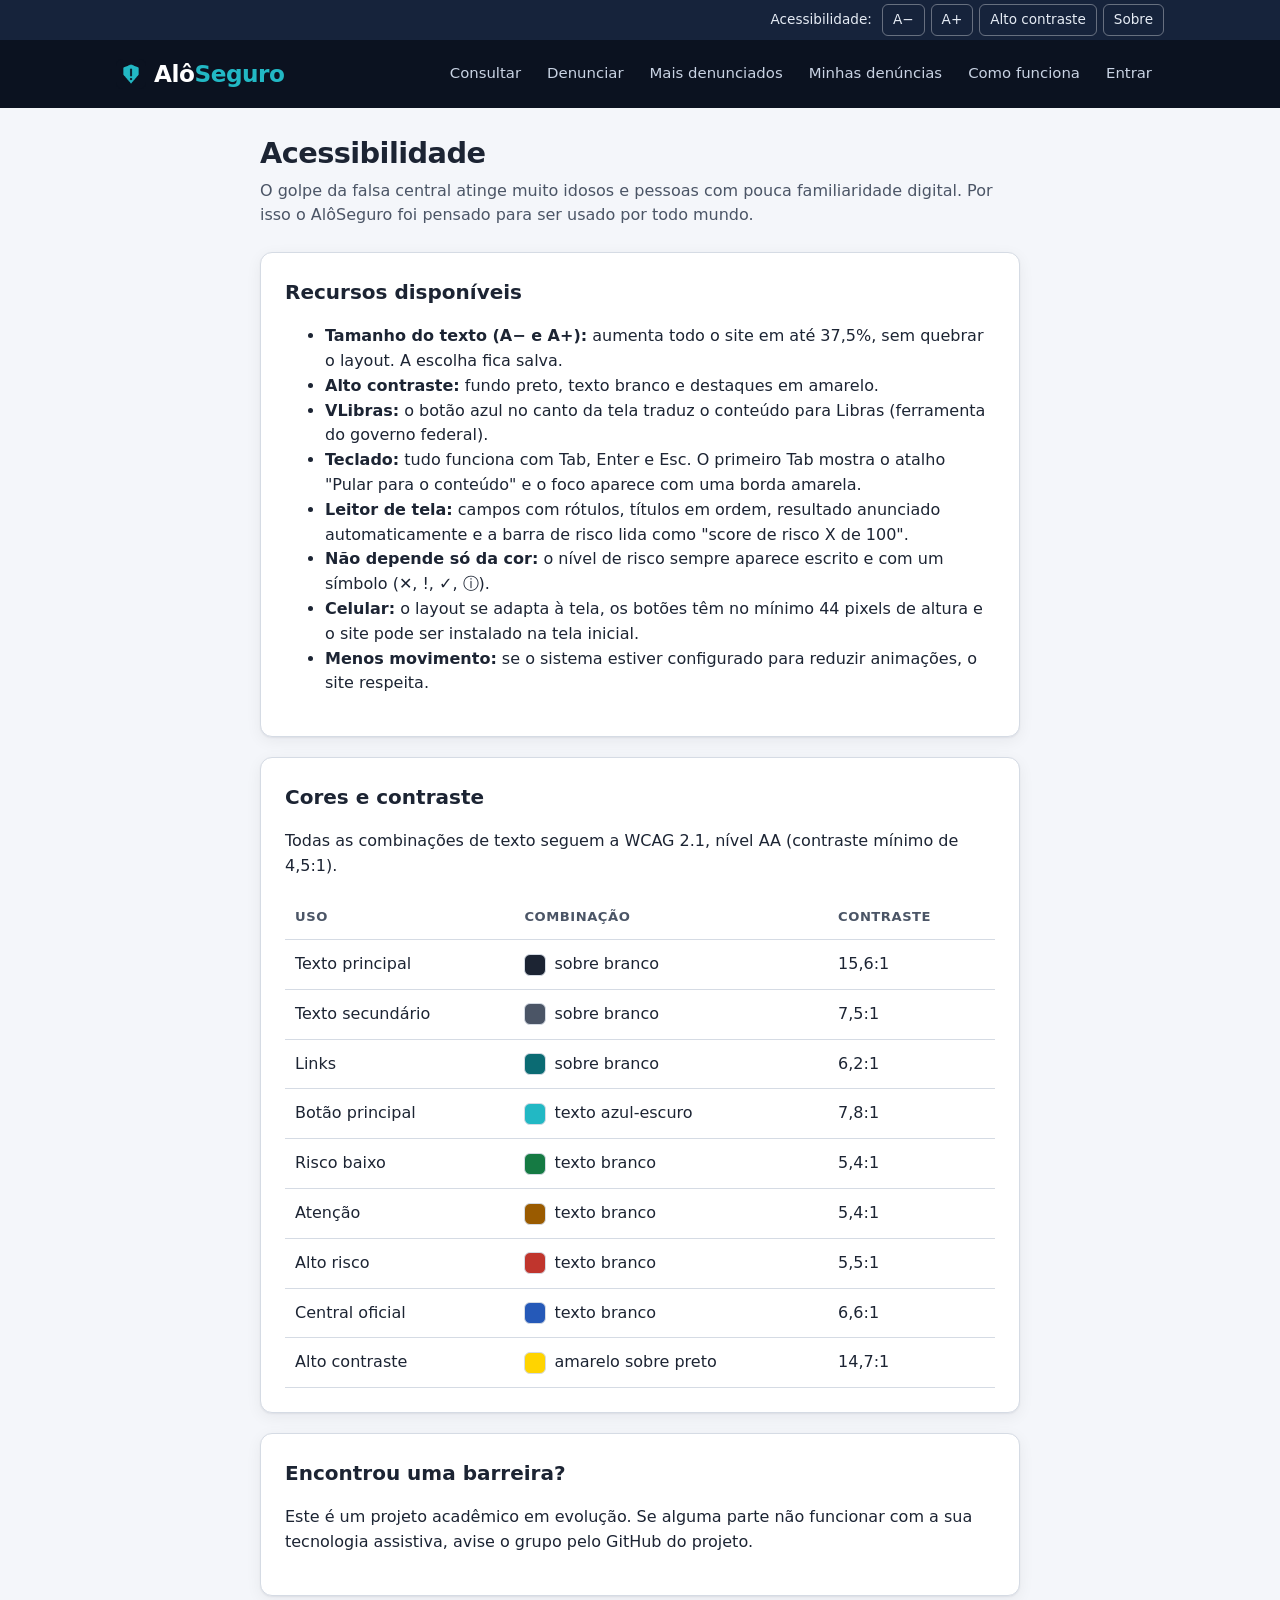
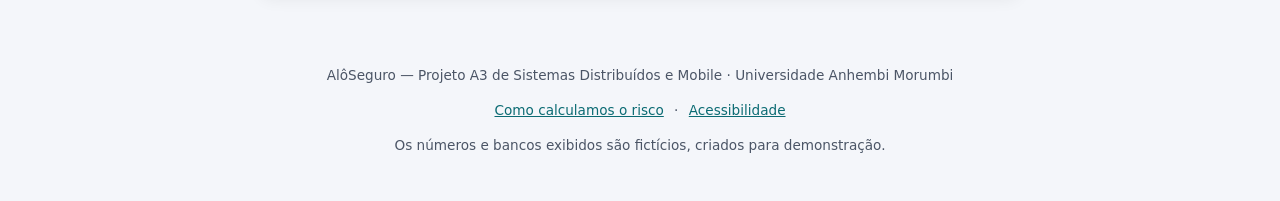
<file: backend/src/main/resources/static/acessibilidade.html>
<!doctype html>
<html lang="pt-BR">
<head>
    <meta charset="utf-8">
    <meta name="viewport" content="width=device-width, initial-scale=1">
    <meta name="theme-color" content="#0b1220">
    <title>AlôSeguro — Acessibilidade</title>
    <link rel="manifest" href="manifest.json">
    <link rel="icon" href="icones/icone-192.png">
    <link rel="stylesheet" href="css/estilo.css">
</head>
<body>
<header id="topo"></header>

<main id="conteudo" tabindex="-1">
    <div class="medio">
        <h1>Acessibilidade</h1>
        <p class="subtitulo">O golpe da falsa central atinge muito idosos e pessoas com pouca familiaridade digital.
            Por isso o AlôSeguro foi pensado para ser usado por todo mundo.</p>

        <section class="cartao" aria-labelledby="t-recursos">
            <h2 id="t-recursos">Recursos disponíveis</h2>
            <ul>
                <li><strong>Tamanho do texto (A− e A+):</strong> aumenta todo o site em até 37,5%, sem quebrar o layout. A escolha fica salva.</li>
                <li><strong>Alto contraste:</strong> fundo preto, texto branco e destaques em amarelo.</li>
                <li><strong>VLibras:</strong> o botão azul no canto da tela traduz o conteúdo para Libras (ferramenta do governo federal).</li>
                <li><strong>Teclado:</strong> tudo funciona com Tab, Enter e Esc. O primeiro Tab mostra o atalho "Pular para o conteúdo" e o foco aparece com uma borda amarela.</li>
                <li><strong>Leitor de tela:</strong> campos com rótulos, títulos em ordem, resultado anunciado automaticamente e a barra de risco lida como "score de risco X de 100".</li>
                <li><strong>Não depende só da cor:</strong> o nível de risco sempre aparece escrito e com um símbolo (✕, !, ✓, ⓘ).</li>
                <li><strong>Celular:</strong> o layout se adapta à tela, os botões têm no mínimo 44 pixels de altura e o site pode ser instalado na tela inicial.</li>
                <li><strong>Menos movimento:</strong> se o sistema estiver configurado para reduzir animações, o site respeita.</li>
            </ul>
        </section>

        <section class="cartao" aria-labelledby="t-cores">
            <h2 id="t-cores">Cores e contraste</h2>
            <p>Todas as combinações de texto seguem a WCAG 2.1, nível AA (contraste mínimo de 4,5:1).</p>
            <div class="tabela-rolagem">
                <table class="tabela">
                    <caption class="sr-only">Contraste das cores principais</caption>
                    <thead><tr><th scope="col">Uso</th><th scope="col">Combinação</th><th scope="col">Contraste</th></tr></thead>
                    <tbody>
                    <tr><td>Texto principal</td><td><span class="amostra-cor" style="background:#1c2433"></span>sobre branco</td><td>15,6:1</td></tr>
                    <tr><td>Texto secundário</td><td><span class="amostra-cor" style="background:#4b5566"></span>sobre branco</td><td>7,5:1</td></tr>
                    <tr><td>Links</td><td><span class="amostra-cor" style="background:#0b6b73"></span>sobre branco</td><td>6,2:1</td></tr>
                    <tr><td>Botão principal</td><td><span class="amostra-cor" style="background:#22b8c4"></span>texto azul-escuro</td><td>7,8:1</td></tr>
                    <tr><td>Risco baixo</td><td><span class="amostra-cor" style="background:#157a43"></span>texto branco</td><td>5,4:1</td></tr>
                    <tr><td>Atenção</td><td><span class="amostra-cor" style="background:#9a5b00"></span>texto branco</td><td>5,4:1</td></tr>
                    <tr><td>Alto risco</td><td><span class="amostra-cor" style="background:#c0352d"></span>texto branco</td><td>5,5:1</td></tr>
                    <tr><td>Central oficial</td><td><span class="amostra-cor" style="background:#2559b8"></span>texto branco</td><td>6,6:1</td></tr>
                    <tr><td>Alto contraste</td><td><span class="amostra-cor" style="background:#ffd400"></span>amarelo sobre preto</td><td>14,7:1</td></tr>
                    </tbody>
                </table>
            </div>
        </section>

        <section class="cartao" aria-labelledby="t-problema">
            <h2 id="t-problema">Encontrou uma barreira?</h2>
            <p>Este é um projeto acadêmico em evolução. Se alguma parte não funcionar com a sua tecnologia assistiva,
                avise o grupo pelo GitHub do projeto.</p>
        </section>
    </div>
</main>

<footer id="rodape"></footer>
<script src="js/app.js"></script>
</body>
</html>
</file>
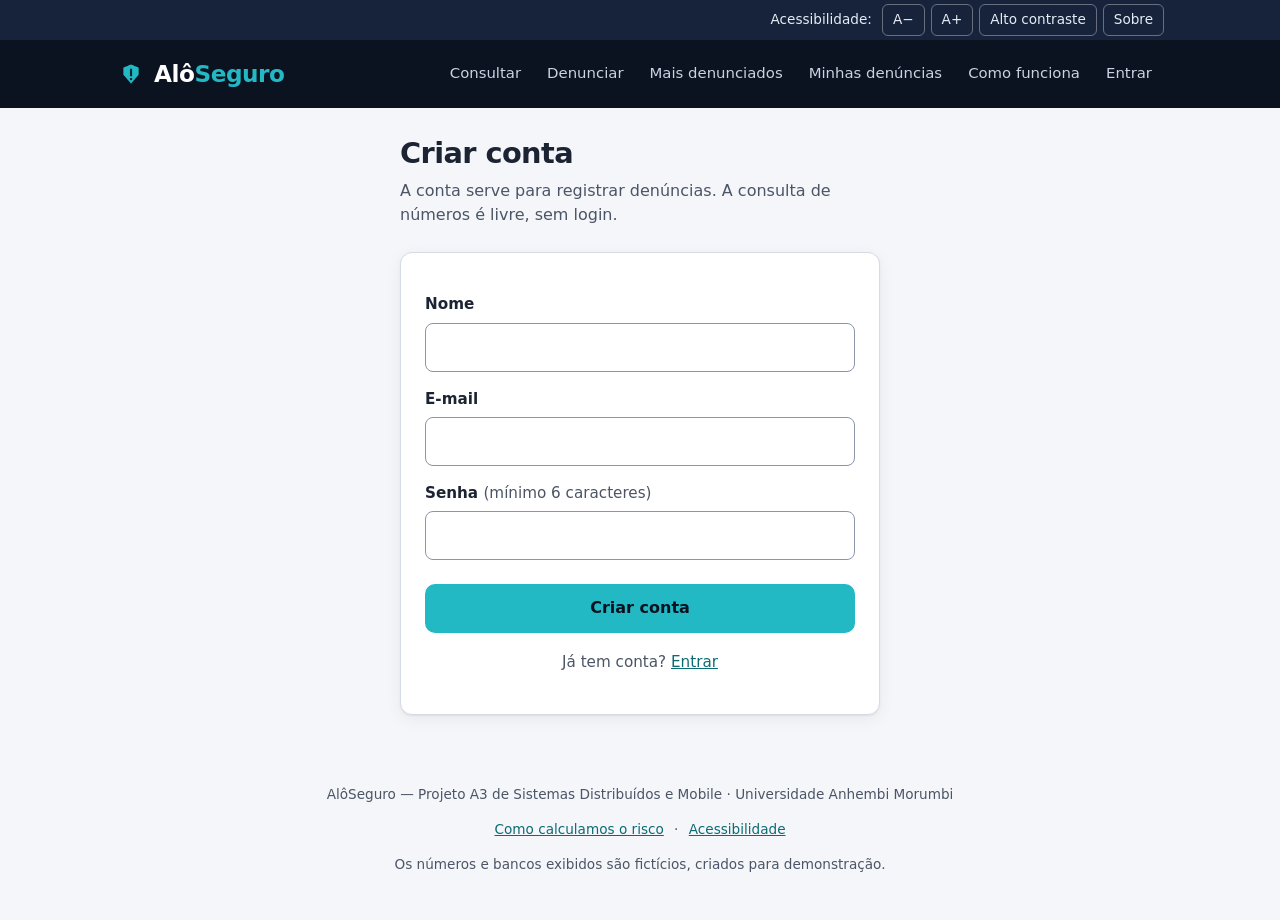
<file: backend/src/main/resources/static/cadastro.html>
<!doctype html>
<html lang="pt-BR">
<head>
    <meta charset="utf-8">
    <meta name="viewport" content="width=device-width, initial-scale=1">
    <title>AlôSeguro — Criar conta</title>
    <meta name="theme-color" content="#0b1220">
    <link rel="manifest" href="manifest.json">
    <link rel="icon" href="icones/icone-192.png">
    <link rel="stylesheet" href="css/estilo.css">
</head>
<body>
<header id="topo"></header>

<main id="conteudo" tabindex="-1">
    <div class="estreito">
        <h1>Criar conta</h1>
        <p class="subtitulo">A conta serve para registrar denúncias. A consulta de números é livre, sem login.</p>

        <form class="cartao" id="form-cadastro" novalidate>
            <label for="nome">Nome</label>
            <input id="nome" autocomplete="name" maxlength="100" required>

            <label for="email">E-mail</label>
            <input id="email" type="email" autocomplete="email" maxlength="150" required>

            <label for="senha">Senha <span class="opcional">(mínimo 6 caracteres)</span></label>
            <input id="senha" type="password" autocomplete="new-password" minlength="6" maxlength="72" required>

            <div id="aviso" class="aviso" hidden></div>

            <button class="botao largo" type="submit" id="botao">Criar conta</button>

            <p class="rodape-form">Já tem conta? <a href="entrar.html">Entrar</a></p>
        </form>
    </div>
</main>

<footer id="rodape"></footer>

<script src="js/app.js"></script>
<script>
    document.getElementById('form-cadastro').addEventListener('submit', async evento => {
        evento.preventDefault();
        const aviso = document.getElementById('aviso');
        const botao = document.getElementById('botao');
        aviso.hidden = true;
        botao.disabled = true;

        try {
            const resposta = await chamarApi('/auth/cadastro', {
                method: 'POST',
                body: JSON.stringify({
                    nome: document.getElementById('nome').value,
                    email: document.getElementById('email').value,
                    senha: document.getElementById('senha').value
                })
            });
            Sessao.salvar(resposta);
            location.href = parametro('voltar') || 'index.html';
        } catch (erro) {
            mostrarErro(aviso, erro);
            botao.disabled = false;
        }
    });
</script>
</body>
</html>
</file>
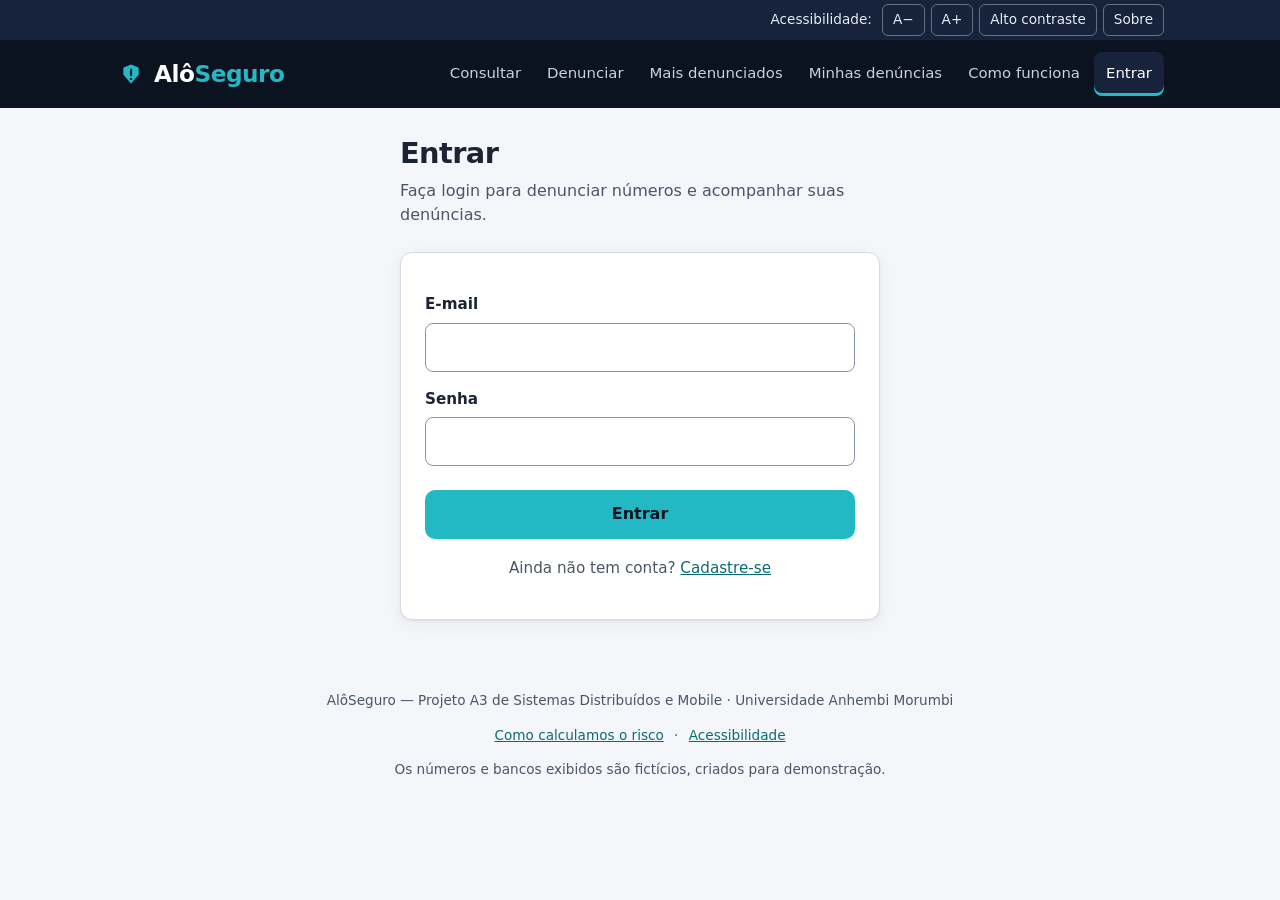
<file: backend/src/main/resources/static/denunciar.html>
<!doctype html>
<html lang="pt-BR">
<head>
    <meta charset="utf-8">
    <meta name="viewport" content="width=device-width, initial-scale=1">
    <meta name="theme-color" content="#0b1220">
    <title>AlôSeguro — Denunciar número</title>
    <link rel="manifest" href="manifest.json">
    <link rel="icon" href="icones/icone-192.png">
    <link rel="stylesheet" href="css/estilo.css">
</head>
<body>
<header id="topo"></header>

<main id="conteudo" tabindex="-1">
    <div class="medio">
        <h1>Denunciar um número</h1>
        <p class="subtitulo">Sua denúncia ajuda a próxima pessoa que receber uma ligação deste número.</p>

        <form class="cartao" id="form-denuncia" novalidate>
            <label for="numero">Número que ligou</label>
            <input id="numero" type="tel" inputmode="tel" placeholder="(11) 99999-9999" required aria-required="true">

            <label for="banco">Banco que o golpista disse ser <span class="opcional">(opcional)</span></label>
            <input id="banco" maxlength="100" placeholder="Ex.: Banco Aurora">

            <label for="tipo">O que pediram durante a ligação?</label>
            <select id="tipo" required aria-required="true">
                <option value="">Selecione...</option>
                <option value="PEDIU_SENHA">Pediu senha ou token</option>
                <option value="PEDIU_CODIGO">Pediu código recebido por SMS</option>
                <option value="PEDIU_TRANSFERENCIA">Pediu Pix ou transferência</option>
                <option value="PEDIU_APLICATIVO">Pediu para instalar um aplicativo</option>
                <option value="PEDIU_CARTAO">Pediu para entregar o cartão</option>
                <option value="OUTRO">Outro</option>
            </select>

            <label for="quando">Quando foi a ligação? <span class="opcional">(opcional)</span></label>
            <input id="quando" type="datetime-local">

            <label for="descricao">Conte o que aconteceu <span class="opcional">(opcional)</span></label>
            <textarea id="descricao" maxlength="500" aria-describedby="ajuda-descricao"
                      placeholder="Ex.: disse que minha conta foi invadida e transferiu para o setor de segurança..."></textarea>
            <span class="ajuda" id="ajuda-descricao">Até 500 caracteres. Uma inteligência artificial lê o relato e identifica
                o que o golpista pediu. Não escreva seus dados pessoais.</span>

            <div id="aviso" class="aviso" hidden></div>

            <button class="botao largo" type="submit" id="botao">Enviar denúncia</button>
        </form>

        <section class="cartao" id="confirmacao" hidden tabindex="-1" aria-labelledby="t-confirmacao">
            <h2 id="t-confirmacao">Denúncia registrada. Obrigado!</h2>
            <p id="c-texto"></p>
            <ul class="etiquetas" id="c-tags"></ul>
            <p class="origem" id="c-origem"></p>
            <div class="acoes-resultado">
                <a class="botao" id="c-ver" href="index.html">Ver o resultado atualizado</a>
                <a class="botao leve" href="minhas.html">Minhas denúncias</a>
            </div>
        </section>
    </div>
</main>

<footer id="rodape"></footer>

<script src="js/app.js"></script>
<script>
    if (exigirLogin()) {
        const numeroInicial = parametro('numero');
        if (numeroInicial) document.getElementById('numero').value = numeroInicial;

        // Não permite escolher data no futuro
        const agora = new Date();
        agora.setMinutes(agora.getMinutes() - agora.getTimezoneOffset());
        document.getElementById('quando').max = agora.toISOString().slice(0, 16);

        document.getElementById('form-denuncia').addEventListener('submit', async evento => {
            evento.preventDefault();
            const aviso = document.getElementById('aviso');
            const botao = document.getElementById('botao');
            const campoNumero = document.getElementById('numero');
            const campoTipo = document.getElementById('tipo');
            aviso.hidden = true;
            [campoNumero, campoTipo].forEach(c => c.removeAttribute('aria-invalid'));

            if (!campoNumero.value.trim()) {
                campoNumero.setAttribute('aria-invalid', 'true');
                mostrarErro(aviso, new Error('Informe o número que ligou.'));
                campoNumero.focus();
                return;
            }
            if (!campoTipo.value) {
                campoTipo.setAttribute('aria-invalid', 'true');
                mostrarErro(aviso, new Error('Selecione o que pediram durante a ligação.'));
                campoTipo.focus();
                return;
            }

            botao.disabled = true;
            botao.textContent = 'Enviando e analisando o relato...';
            try {
                const quando = document.getElementById('quando').value;
                const r = await chamarApi('/denuncias', {
                    method: 'POST',
                    protegida: true,
                    body: JSON.stringify({
                        numero: campoNumero.value,
                        bancoAlegado: document.getElementById('banco').value,
                        tipoAbordagem: campoTipo.value,
                        descricao: document.getElementById('descricao').value,
                        dataHoraLigacao: quando || null
                    })
                });
                document.getElementById('form-denuncia').hidden = true;
                document.getElementById('c-texto').textContent =
                    `Registramos a denúncia do número ${r.numeroFormatado}. Tópicos identificados no relato:`;
                document.getElementById('c-tags').innerHTML =
                    r.tags.map(t => `<li class="etiqueta">${escapar(t.descricao)}</li>`).join('');
                document.getElementById('c-origem').textContent = r.tagsOrigem === 'IA'
                    ? 'Classificado por inteligência artificial.'
                    : 'Classificado por palavras-chave (a IA não estava disponível no momento).';
                document.getElementById('c-ver').href = 'index.html?numero=' + r.numero;
                const confirmacao = document.getElementById('confirmacao');
                confirmacao.hidden = false;
                confirmacao.focus();
            } catch (erro) {
                mostrarErro(aviso, erro);
            } finally {
                botao.disabled = false;
                botao.textContent = 'Enviar denúncia';
            }
        });
    }
</script>
</body>
</html>
</file>
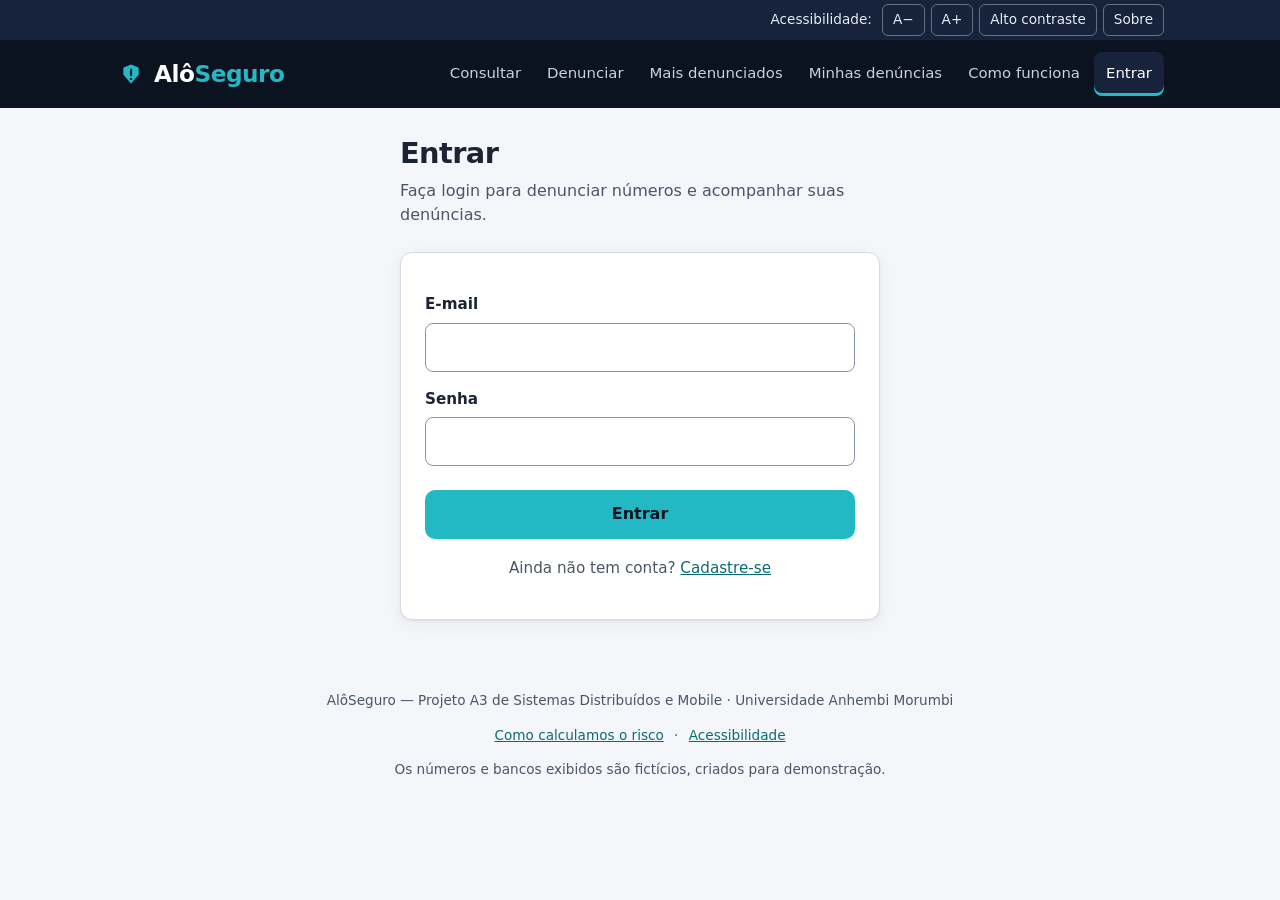
<file: backend/src/main/resources/static/entrar.html>
<!doctype html>
<html lang="pt-BR">
<head>
    <meta charset="utf-8">
    <meta name="viewport" content="width=device-width, initial-scale=1">
    <title>AlôSeguro — Entrar</title>
    <meta name="theme-color" content="#0b1220">
    <link rel="manifest" href="manifest.json">
    <link rel="icon" href="icones/icone-192.png">
    <link rel="stylesheet" href="css/estilo.css">
</head>
<body>
<header id="topo"></header>

<main id="conteudo" tabindex="-1">
    <div class="estreito">
        <h1>Entrar</h1>
        <p class="subtitulo">Faça login para denunciar números e acompanhar suas denúncias.</p>

        <form class="cartao" id="form-login" novalidate>
            <label for="email">E-mail</label>
            <input id="email" type="email" autocomplete="email" required>

            <label for="senha">Senha</label>
            <input id="senha" type="password" autocomplete="current-password" required>

            <div id="aviso" class="aviso" hidden></div>

            <button class="botao largo" type="submit" id="botao">Entrar</button>

            <p class="rodape-form">Ainda não tem conta? <a href="cadastro.html" id="link-cadastro">Cadastre-se</a></p>
        </form>
    </div>
</main>

<footer id="rodape"></footer>

<script src="js/app.js"></script>
<script>
    const voltar = parametro('voltar') || 'index.html';
    document.getElementById('link-cadastro').href = 'cadastro.html?voltar=' + encodeURIComponent(voltar);

    document.getElementById('form-login').addEventListener('submit', async evento => {
        evento.preventDefault();
        const aviso = document.getElementById('aviso');
        const botao = document.getElementById('botao');
        aviso.hidden = true;
        botao.disabled = true;

        try {
            const resposta = await chamarApi('/auth/login', {
                method: 'POST',
                body: JSON.stringify({
                    email: document.getElementById('email').value,
                    senha: document.getElementById('senha').value
                })
            });
            Sessao.salvar(resposta);
            location.href = voltar;
        } catch (erro) {
            mostrarErro(aviso, erro);
            botao.disabled = false;
        }
    });
</script>
</body>
</html>
</file>
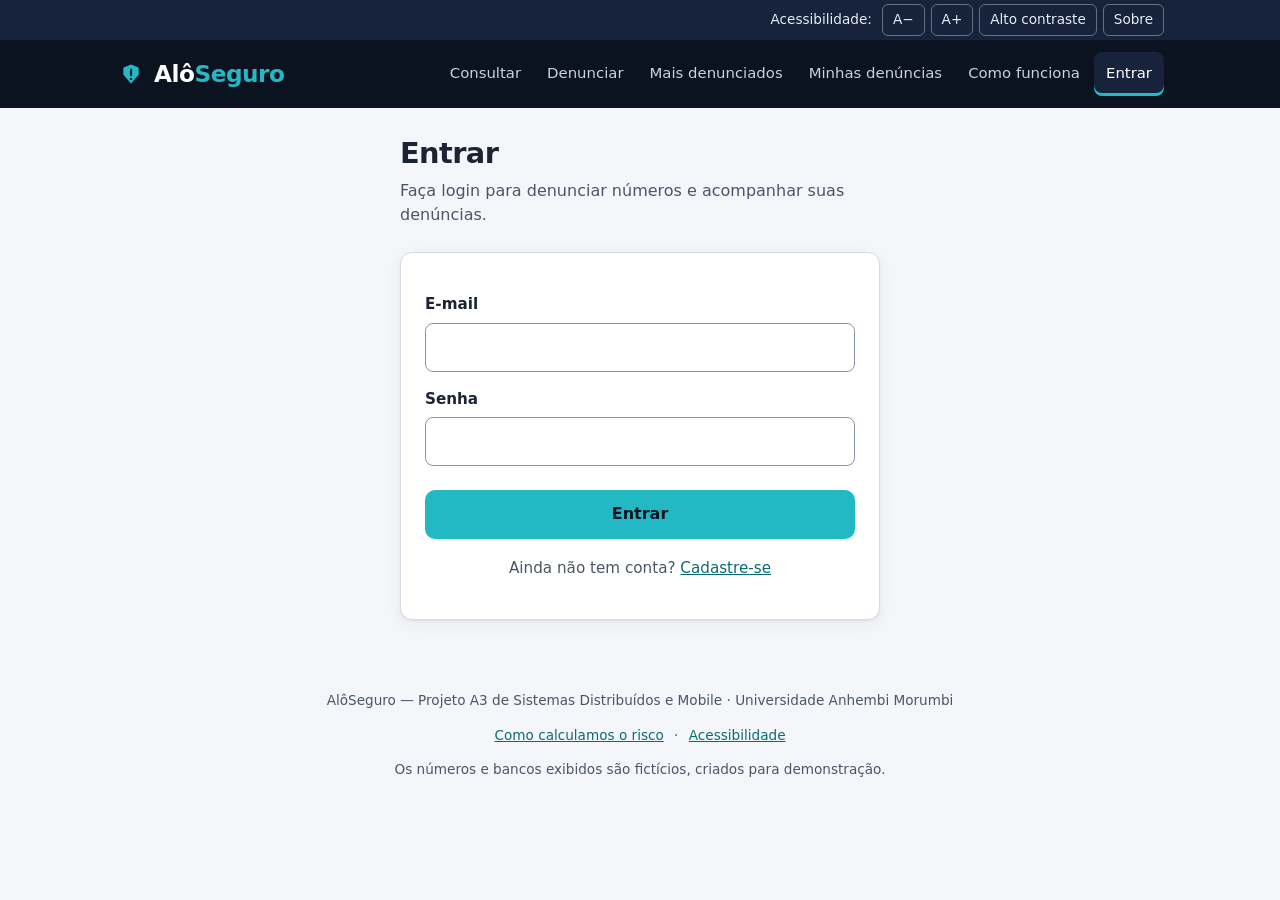
<file: backend/src/main/resources/static/minhas.html>
<!doctype html>
<html lang="pt-BR">
<head>
    <meta charset="utf-8">
    <meta name="viewport" content="width=device-width, initial-scale=1">
    <meta name="theme-color" content="#0b1220">
    <title>AlôSeguro — Minhas denúncias</title>
    <link rel="manifest" href="manifest.json">
    <link rel="icon" href="icones/icone-192.png">
    <link rel="stylesheet" href="css/estilo.css">
</head>
<body>
<header id="topo"></header>

<main id="conteudo" tabindex="-1">
    <div class="medio">
        <h1>Minhas denúncias</h1>
        <p class="subtitulo">Você pode corrigir ou excluir as denúncias que fez.</p>

        <div id="aviso" class="aviso" hidden></div>

        <section class="cartao" aria-labelledby="t-lista">
            <h2 id="t-lista" class="sr-only">Lista de denúncias</h2>
            <ul class="lista-denuncias" id="lista"><li class="vazio">Carregando...</li></ul>
        </section>

        <section class="cartao" aria-labelledby="t-conta">
            <h2 id="t-conta">Minha conta</h2>
            <p id="conta-info" class="ajuda"></p>
            <form id="form-nome">
                <label for="nome">Nome</label>
                <input id="nome" maxlength="100" required>
                <div class="acoes-resultado">
                    <button class="botao secundario" type="submit">Salvar nome</button>
                    <button class="botao perigo" type="button" id="excluir-conta">Excluir minha conta</button>
                </div>
            </form>
        </section>
    </div>
</main>

<!-- Janela de edição -->
<dialog id="dialogo-editar" aria-labelledby="t-editar">
    <form id="form-editar" method="dialog">
        <h2 id="t-editar">Editar denúncia</h2>
        <p id="e-numero" class="ajuda"></p>

        <label for="e-banco">Banco que o golpista disse ser <span class="opcional">(opcional)</span></label>
        <input id="e-banco" maxlength="100">

        <label for="e-tipo">O que pediram durante a ligação?</label>
        <select id="e-tipo" required>
            <option value="PEDIU_SENHA">Pediu senha ou token</option>
            <option value="PEDIU_CODIGO">Pediu código recebido por SMS</option>
            <option value="PEDIU_TRANSFERENCIA">Pediu Pix ou transferência</option>
            <option value="PEDIU_APLICATIVO">Pediu para instalar um aplicativo</option>
            <option value="PEDIU_CARTAO">Pediu para entregar o cartão</option>
            <option value="OUTRO">Outro</option>
        </select>

        <label for="e-descricao">O que aconteceu <span class="opcional">(opcional)</span></label>
        <textarea id="e-descricao" maxlength="500"></textarea>

        <div id="e-aviso" class="aviso" hidden></div>
        <div class="acoes">
            <button class="botao leve" type="button" id="e-cancelar">Cancelar</button>
            <button class="botao" type="submit" id="e-salvar">Salvar alterações</button>
        </div>
    </form>
</dialog>

<!-- Janela de confirmação -->
<dialog id="dialogo-confirmar" aria-labelledby="t-confirmar" aria-describedby="c-mensagem">
    <h2 id="t-confirmar">Tem certeza?</h2>
    <p id="c-mensagem"></p>
    <div class="acoes">
        <button class="botao leve" type="button" id="c-nao">Cancelar</button>
        <button class="botao perigo" type="button" id="c-sim">Excluir</button>
    </div>
</dialog>

<footer id="rodape"></footer>

<script src="js/app.js"></script>
<script>
    const aviso = document.getElementById('aviso');
    let denuncias = [];

    if (exigirLogin()) {
        carregar();
        carregarConta();
    }

    async function carregar() {
        const lista = document.getElementById('lista');
        try {
            denuncias = await chamarApi('/denuncias/minhas', { protegida: true });
            if (denuncias.length === 0) {
                lista.innerHTML = '<li class="vazio">Você ainda não fez nenhuma denúncia. '
                    + '<a href="denunciar.html">Denunciar um número</a></li>';
                return;
            }
            lista.innerHTML = denuncias.map(d => `
                <li>
                    <div class="linha1">
                        <a class="num" href="index.html?numero=${escapar(d.numero)}">${escapar(d.numeroFormatado)}</a>
                        <span class="data">Registrada em ${formatarDataHora(d.registradaEm)}</span>
                    </div>
                    ${d.descricao ? `<p>${escapar(d.descricao)}</p>` : ''}
                    <ul class="etiquetas">${d.tags.map(t => `<li class="etiqueta">${escapar(t.descricao)}</li>`).join('')}</ul>
                    <span class="origem">${d.tagsOrigem === 'IA' ? 'Tópicos identificados por IA' : 'Tópicos identificados por palavras-chave'}</span>
                    <div class="acoes">
                        <button class="botao leve" type="button" data-editar="${d.id}">Editar <span class="sr-only">denúncia de ${escapar(d.numeroFormatado)}</span></button>
                        <button class="botao leve" type="button" data-excluir="${d.id}">Excluir <span class="sr-only">denúncia de ${escapar(d.numeroFormatado)}</span></button>
                    </div>
                </li>`).join('');
            lista.querySelectorAll('[data-editar]').forEach(b => b.addEventListener('click', () => abrirEdicao(Number(b.dataset.editar))));
            lista.querySelectorAll('[data-excluir]').forEach(b => b.addEventListener('click', () => confirmarExclusao(Number(b.dataset.excluir))));
        } catch (erro) {
            lista.innerHTML = '';
            mostrarErro(aviso, erro);
        }
    }

    // ---------------- editar
    const dialogoEditar = document.getElementById('dialogo-editar');
    let editando = null;

    function abrirEdicao(id) {
        const d = denuncias.find(x => x.id === id);
        editando = id;
        document.getElementById('e-numero').textContent = 'Número: ' + d.numeroFormatado;
        document.getElementById('e-banco').value = d.bancoAlegado || '';
        document.getElementById('e-tipo').value = d.tipoAbordagem;
        document.getElementById('e-descricao').value = d.descricao || '';
        document.getElementById('e-aviso').hidden = true;
        dialogoEditar.showModal();
    }

    document.getElementById('e-cancelar').addEventListener('click', () => dialogoEditar.close());
    document.getElementById('form-editar').addEventListener('submit', async evento => {
        evento.preventDefault();
        const d = denuncias.find(x => x.id === editando);
        try {
            await chamarApi('/denuncias/' + editando, {
                method: 'PUT',
                protegida: true,
                body: JSON.stringify({
                    bancoAlegado: document.getElementById('e-banco').value,
                    tipoAbordagem: document.getElementById('e-tipo').value,
                    descricao: document.getElementById('e-descricao').value,
                    dataHoraLigacao: d.dataHoraLigacao
                })
            });
            dialogoEditar.close();
            mostrarSucesso(aviso, 'Denúncia atualizada. O relato foi analisado de novo.');
            carregar();
        } catch (erro) {
            mostrarErro(document.getElementById('e-aviso'), erro);
        }
    });

    // ---------------- excluir (denúncia ou conta)
    const dialogoConfirmar = document.getElementById('dialogo-confirmar');
    let aoConfirmar = null;

    function confirmar(mensagem, acao) {
        document.getElementById('c-mensagem').textContent = mensagem;
        aoConfirmar = acao;
        dialogoConfirmar.showModal();
        document.getElementById('c-nao').focus();
    }
    document.getElementById('c-nao').addEventListener('click', () => dialogoConfirmar.close());
    document.getElementById('c-sim').addEventListener('click', async () => {
        dialogoConfirmar.close();
        if (aoConfirmar) await aoConfirmar();
    });

    function confirmarExclusao(id) {
        const d = denuncias.find(x => x.id === id);
        confirmar(`A denúncia do número ${d.numeroFormatado} será excluída e o score do número será recalculado.`, async () => {
            try {
                await chamarApi('/denuncias/' + id, { method: 'DELETE', protegida: true });
                mostrarSucesso(aviso, 'Denúncia excluída.');
                carregar();
            } catch (erro) {
                mostrarErro(aviso, erro);
            }
        });
    }

    // ---------------- conta
    async function carregarConta() {
        try {
            const c = await chamarApi('/conta', { protegida: true });
            document.getElementById('nome').value = c.nome;
            document.getElementById('conta-info').textContent =
                `${c.email} · conta criada em ${formatarDataHora(c.criadoEm)} · ${c.totalDenuncias} denúncia(s)`;
        } catch (erro) { /* a lista já mostra o erro */ }
    }

    document.getElementById('form-nome').addEventListener('submit', async evento => {
        evento.preventDefault();
        try {
            const c = await chamarApi('/conta', {
                method: 'PUT', protegida: true,
                body: JSON.stringify({ nome: document.getElementById('nome').value })
            });
            Sessao.salvar({ token: Sessao.token(), nome: c.nome });
            mostrarSucesso(aviso, 'Nome atualizado.');
        } catch (erro) {
            mostrarErro(aviso, erro);
        }
    });

    document.getElementById('excluir-conta').addEventListener('click', () =>
        confirmar('Sua conta e todas as suas denúncias serão apagadas. Isso não pode ser desfeito.', async () => {
            try {
                await chamarApi('/conta', { method: 'DELETE', protegida: true });
                Sessao.sair();
                location.href = 'index.html';
            } catch (erro) {
                mostrarErro(aviso, erro);
            }
        }));
</script>
</body>
</html>
</file>
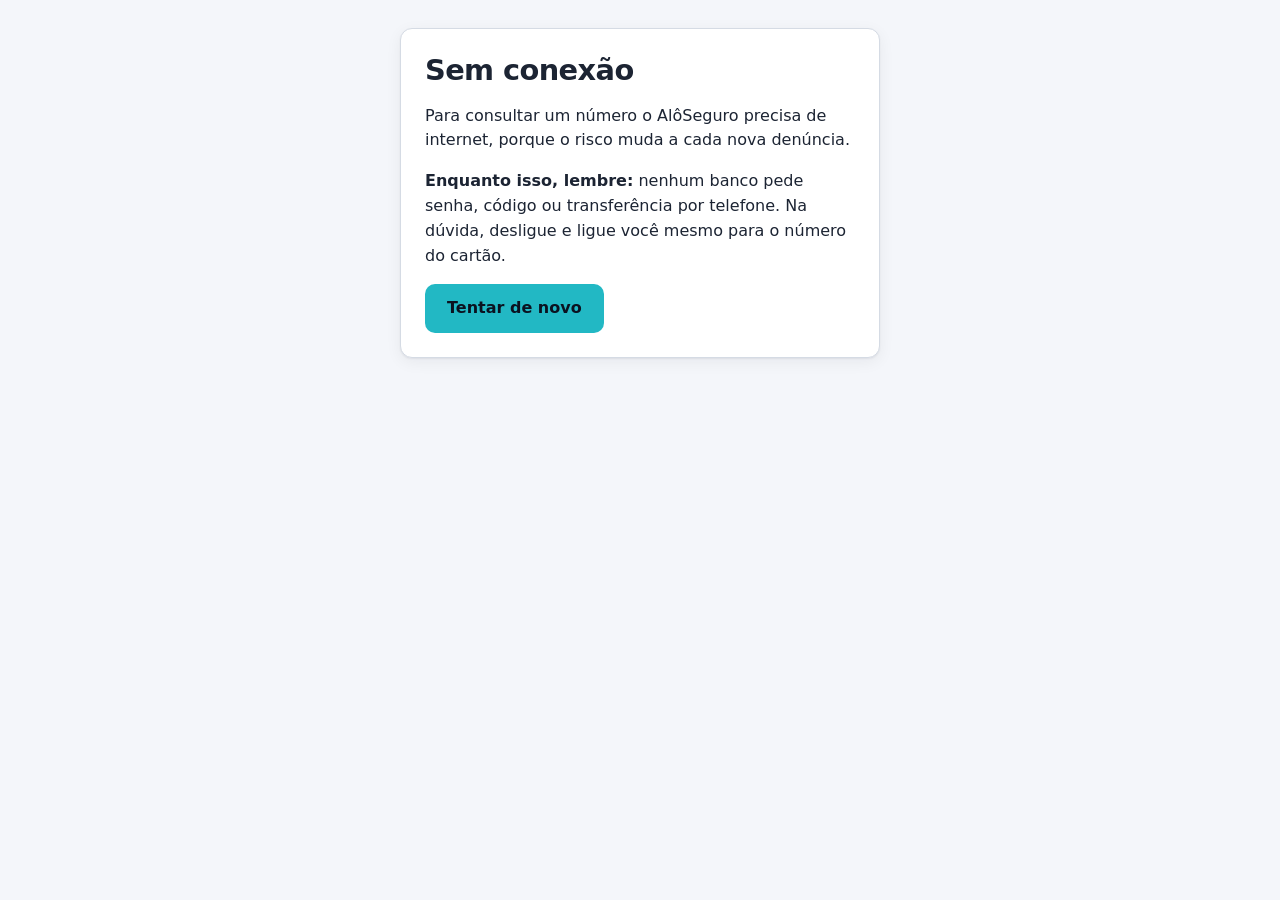
<file: backend/src/main/resources/static/offline.html>
<!doctype html>
<html lang="pt-BR">
<head>
    <meta charset="utf-8">
    <meta name="viewport" content="width=device-width, initial-scale=1">
    <meta name="theme-color" content="#0b1220">
    <title>AlôSeguro — Sem conexão</title>
    <link rel="stylesheet" href="css/estilo.css">
</head>
<body>
<main id="conteudo" tabindex="-1">
    <div class="estreito cartao">
        <h1>Sem conexão</h1>
        <p>Para consultar um número o AlôSeguro precisa de internet, porque o risco muda a cada nova denúncia.</p>
        <p><strong>Enquanto isso, lembre:</strong> nenhum banco pede senha, código ou transferência por telefone.
            Na dúvida, desligue e ligue você mesmo para o número do cartão.</p>
        <a class="botao" href="index.html">Tentar de novo</a>
    </div>
</main>
</body>
</html>
</file>
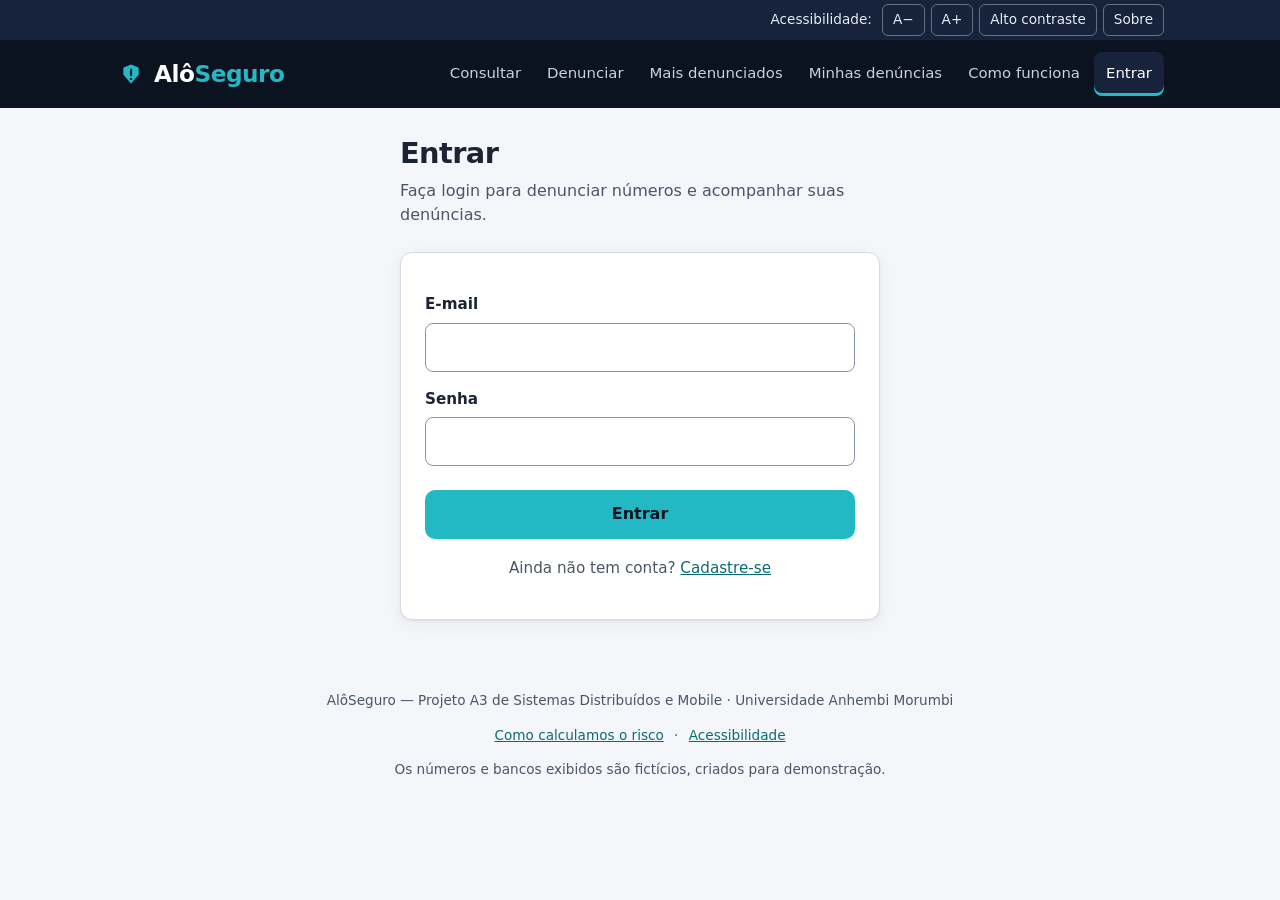
<file: backend/src/main/resources/static/ranking.html>
<!doctype html>
<html lang="pt-BR">
<head>
    <meta charset="utf-8">
    <meta name="viewport" content="width=device-width, initial-scale=1">
    <title>AlôSeguro — Mais denunciados</title>
    <meta name="theme-color" content="#0b1220">
    <link rel="manifest" href="manifest.json">
    <link rel="icon" href="icones/icone-192.png">
    <link rel="stylesheet" href="css/estilo.css">
</head>
<body>
<header id="topo"></header>

<main id="conteudo" tabindex="-1">
    <div class="medio">
        <h1>Números mais denunciados</h1>
        <p class="subtitulo">
            Ranking dos números com mais denúncias no período
            <select id="periodo" aria-label="Período do ranking" style="width:auto;display:inline-block;padding:4px 8px;margin-left:6px">
                <option value="7">últimos 7 dias</option>
                <option value="30" selected>últimos 30 dias</option>
                <option value="90">últimos 90 dias</option>
            </select>
        </p>

        <div class="cartao">
            <div class="tabela-rolagem"><table class="tabela">
                <caption class="sr-only">Números mais denunciados no período</caption>
                <thead>
                <tr><th scope="col">#</th><th scope="col">Número</th><th scope="col">Denúncias</th><th scope="col">Última denúncia</th></tr>
                </thead>
                <tbody id="corpo"><tr><td colspan="4" class="vazio">Carregando...</td></tr></tbody>
            </table></div>
        </div>
        <div id="aviso" class="aviso" hidden></div>
    </div>
</main>

<footer id="rodape"></footer>

<script src="js/app.js"></script>
<script>
    if (exigirLogin()) {
        document.getElementById('periodo').addEventListener('change', carregar);
        carregar();
    }

    async function carregar() {
        const corpo = document.getElementById('corpo');
        const dias = document.getElementById('periodo').value;
        try {
            const itens = await chamarApi('/numeros/ranking?dias=' + dias + '&limite=10', { protegida: true });
            if (itens.length === 0) {
                corpo.innerHTML = '<tr><td colspan="4" class="vazio">Nenhuma denúncia neste período.</td></tr>';
                return;
            }
            corpo.innerHTML = itens.map((item, i) => `
                <tr>
                    <td class="posicao">${i + 1}</td>
                    <td><a href="index.html?numero=${escapar(item.numero)}">${escapar(item.numeroFormatado)}</a></td>
                    <td class="total">${item.totalDenuncias}</td>
                    <td>${formatarDataHora(item.ultimaDenuncia)}</td>
                </tr>`).join('');
        } catch (erro) {
            corpo.innerHTML = '';
            mostrarErro(document.getElementById('aviso'), erro);
        }
    }
</script>
</body>
</html>
</file>
<file: backend/src/main/resources/static/css/estilo.css>
/*
 * AlôSeguro — estilos do site
 * Paleta com contraste verificado (WCAG 2.1 nível AA: no mínimo 4,5:1 para texto).
 * Os tamanhos usam rem: o botão "A+" aumenta a fonte da raiz e o site inteiro acompanha.
 */
:root {
    --azul-escuro: #0b1220;      /* confiança, institucional */
    --azul-medio: #16233b;
    --ciano: #22b8c4;            /* ação e destaque (sempre sobre azul-escuro ou com texto escuro) */
    --link: #0b6b73;             /* ciano escurecido para texto sobre branco: 6,2:1 */
    --texto: #1c2433;            /* 15,6:1 sobre branco */
    --texto-suave: #4b5566;      /* 7,5:1 sobre branco */
    --borda: #d5dbe4;
    --fundo: #f4f6fa;
    --branco: #ffffff;
    --foco: #ffb000;

    /* níveis de risco: todos com texto branco acima de 5:1 */
    --risco-sem: #586377;
    --risco-baixo: #157a43;
    --risco-atencao: #9a5b00;
    --risco-alto: #c0352d;
    --risco-oficial: #2559b8;

    --raio: 12px;
    --sombra: 0 1px 2px rgba(16, 24, 40, .06), 0 4px 16px rgba(16, 24, 40, .06);
}

/* ------------------------------------------------------------------ alto contraste */
html.alto-contraste {
    --azul-escuro: #000000;
    --azul-medio: #1a1a1a;
    --ciano: #ffd400;
    --link: #ffd400;
    --texto: #ffffff;
    --texto-suave: #ffffff;
    --borda: #ffffff;
    --fundo: #000000;
    --branco: #000000;
    --risco-sem: #000000;
    --risco-baixo: #000000;
    --risco-atencao: #000000;
    --risco-alto: #000000;
    --risco-oficial: #000000;
    --sombra: none;
}
html.alto-contraste .selo, html.alto-contraste .barra .preenchido { border: 2px solid #ffffff; }
html.alto-contraste .barra .preenchido { background: #ffd400 !important; }
html.alto-contraste .hero, html.alto-contraste .topo { border-bottom: 2px solid #ffffff; }
html.alto-contraste .botao { color: #000000; }
html.alto-contraste .botao.secundario { background: #000000; color: #ffd400; border: 2px solid #ffd400; }
html.alto-contraste img.ilustracao { filter: grayscale(1) contrast(1.4); }

* { box-sizing: border-box; }

html { font-size: 100%; }
html.fonte-1 { font-size: 112.5%; }
html.fonte-2 { font-size: 125%; }
html.fonte-3 { font-size: 137.5%; }

body {
    margin: 0;
    font-family: system-ui, -apple-system, "Segoe UI", Roboto, "Helvetica Neue", Arial, sans-serif;
    color: var(--texto);
    background: var(--fundo);
    line-height: 1.55;
    -webkit-text-size-adjust: 100%;
}

a { color: var(--link); }

/* Foco sempre visível para quem navega pelo teclado */
:focus-visible {
    outline: 3px solid var(--foco);
    outline-offset: 2px;
    border-radius: 4px;
}

.pular-conteudo {
    position: absolute;
    left: 8px;
    top: -60px;
    z-index: 100;
    background: var(--foco);
    color: #000;
    padding: 10px 16px;
    border-radius: 8px;
    font-weight: 700;
    text-decoration: none;
}
.pular-conteudo:focus { top: 8px; }

/* regiões que recebem foco só por script (não são clicáveis) não precisam de contorno */
[tabindex="-1"]:focus { outline: none; }

.sr-only {
    position: absolute !important;
    width: 1px; height: 1px;
    padding: 0; margin: -1px;
    overflow: hidden; clip: rect(0, 0, 0, 0);
    white-space: nowrap; border: 0;
}

@media (prefers-reduced-motion: reduce) {
    *, *::before, *::after { transition: none !important; animation: none !important; scroll-behavior: auto !important; }
}

/* ------------------------------------------------------------------ barra de acessibilidade */
.barra-acessibilidade {
    background: var(--azul-medio);
    color: #e6ecf5;
    font-size: .85rem;
}
.barra-acessibilidade .conteudo {
    max-width: 1080px;
    margin: 0 auto;
    padding: 4px 16px;
    display: flex;
    justify-content: flex-end;
    align-items: center;
    gap: 6px;
    flex-wrap: wrap;
}
.barra-acessibilidade span { margin-right: 4px; }
.barra-acessibilidade button, .barra-acessibilidade a {
    background: transparent;
    color: #e6ecf5;
    border: 1px solid rgba(255, 255, 255, .35);
    border-radius: 6px;
    padding: 2px 10px;
    font: inherit;
    cursor: pointer;
    min-height: 32px;
    text-decoration: none;
    display: inline-flex;
    align-items: center;
}
.barra-acessibilidade button[aria-pressed="true"] { background: var(--ciano); color: #000; border-color: var(--ciano); }

/* ------------------------------------------------------------------ topo */
.topo { background: var(--azul-escuro); color: #ffffff; }
.topo-conteudo {
    max-width: 1080px;
    margin: 0 auto;
    padding: 12px 16px;
    display: flex;
    align-items: center;
    justify-content: space-between;
    gap: 16px;
}
.logo {
    font-size: 1.45rem;
    font-weight: 800;
    letter-spacing: -.02em;
    color: #ffffff;
    text-decoration: none;
    display: inline-flex;
    align-items: center;
    gap: 8px;
}
.logo img { width: 30px; height: 30px; }
.logo .marca { color: #ffffff; }
.logo .marca span { color: var(--ciano); }

.menu { display: flex; gap: 2px; align-items: center; flex-wrap: wrap; }
.menu a, .menu button {
    color: #c9d3e3;
    text-decoration: none;
    font: inherit;
    font-size: .93rem;
    padding: 8px 12px;
    border-radius: 8px;
    background: none;
    border: none;
    cursor: pointer;
    min-height: 44px;
    display: inline-flex;
    align-items: center;
}
.menu a:hover, .menu button:hover { background: var(--azul-medio); color: #ffffff; }
.menu a[aria-current="page"] { color: #ffffff; background: var(--azul-medio); box-shadow: inset 0 -3px 0 var(--ciano); }
.menu .usuario { color: #b9c5d8; font-size: .85rem; padding: 8px 4px 8px 12px; }

.botao-menu {
    display: none;
    background: none;
    border: 1px solid rgba(255, 255, 255, .35);
    color: #ffffff;
    border-radius: 8px;
    min-width: 48px;
    min-height: 44px;
    font: inherit;
    font-size: 1.1rem;
    cursor: pointer;
}

/* ------------------------------------------------------------------ estrutura */
main { max-width: 1080px; margin: 0 auto; padding: 28px 16px 56px; }
.estreito { max-width: 480px; margin: 0 auto; }
.medio { max-width: 760px; margin: 0 auto; }

h1 { font-size: 1.8rem; line-height: 1.2; margin: 0 0 8px; letter-spacing: -.02em; }
h2 { font-size: 1.25rem; margin: 0 0 12px; }
h3, .h3 { font-size: 1.05rem; margin: 0 0 6px; }
.subtitulo { color: var(--texto-suave); margin: 0 0 24px; }

.cartao {
    background: var(--branco);
    border: 1px solid var(--borda);
    border-radius: var(--raio);
    box-shadow: var(--sombra);
    padding: 24px;
}
.cartao + .cartao { margin-top: 20px; }
.secao { margin-top: 28px; }

.aviso-ficticio {
    background: #fff4d6;
    color: #5c4200;
    border: 1px solid #f0d58a;
    border-radius: 8px;
    padding: 10px 14px;
    font-size: .88rem;
    margin-bottom: 20px;
}
html.alto-contraste .aviso-ficticio { background: #000; color: #fff; border-color: #fff; }

/* ------------------------------------------------------------------ hero */
.hero {
    background: linear-gradient(160deg, var(--azul-escuro), #13284a);
    color: #ffffff;
    border-radius: 16px;
    padding: 36px 32px;
    margin-bottom: 24px;
}
.hero h1 { font-size: 2.1rem; max-width: 640px; }
.hero p { color: #c3cee0; max-width: 580px; margin: 0 0 22px; }

.busca { display: flex; gap: 10px; max-width: 600px; }
.busca input {
    flex: 1;
    min-width: 0;
    font-size: 1.15rem;
    padding: 14px 16px;
    border-radius: 10px;
    border: 2px solid transparent;
    color: #1c2433;
    background: #ffffff;
}
.busca input:focus { border-color: var(--ciano); outline: 3px solid var(--foco); }

.exemplos { font-size: .85rem; color: #c3cee0; margin-top: 12px; }
.exemplos button {
    background: rgba(255, 255, 255, .08);
    color: #e6ecf5;
    border: 1px solid rgba(255, 255, 255, .25);
    border-radius: 20px;
    padding: 6px 12px;
    margin: 6px 6px 0 0;
    font: inherit;
    font-size: .82rem;
    cursor: pointer;
    min-height: 36px;
}
.exemplos button:hover { background: rgba(255, 255, 255, .18); }

.numeros-hero { display: flex; gap: 28px; margin-top: 24px; flex-wrap: wrap; }
.numeros-hero div strong { display: block; font-size: 1.5rem; color: var(--ciano); }
.numeros-hero div span { font-size: .82rem; color: #c3cee0; }

/* ------------------------------------------------------------------ formulários */
label { display: block; font-weight: 600; font-size: .95rem; margin: 16px 0 6px; }
label .opcional { font-weight: 400; color: var(--texto-suave); }
.ajuda { display: block; font-size: .85rem; color: var(--texto-suave); margin-top: 4px; }

input, select, textarea {
    width: 100%;
    font: inherit;
    padding: 11px 12px;
    border: 1px solid #8a95a8;
    border-radius: 8px;
    background: var(--branco);
    color: var(--texto);
    min-height: 44px;
}
input:focus, select:focus, textarea:focus { outline: 3px solid var(--foco); outline-offset: 0; border-color: var(--azul-escuro); }
input[aria-invalid="true"] { border: 2px solid var(--risco-alto); }
textarea { resize: vertical; min-height: 110px; }

.botao {
    display: inline-flex;
    align-items: center;
    justify-content: center;
    gap: 8px;
    background: var(--ciano);
    color: var(--azul-escuro);
    font: inherit;
    font-weight: 700;
    border: none;
    border-radius: 10px;
    padding: 12px 22px;
    min-height: 48px;
    cursor: pointer;
    text-decoration: none;
    white-space: nowrap;
}
.botao:hover { filter: brightness(1.08); }
.botao:disabled { opacity: .6; cursor: wait; }
.botao.largo { width: 100%; margin-top: 24px; }
.botao.secundario { background: var(--azul-escuro); color: #ffffff; }
.botao.perigo { background: var(--risco-alto); color: #ffffff; }
.botao.leve { background: transparent; color: var(--link); border: 1px solid var(--borda); }

.rodape-form { text-align: center; margin-top: 18px; font-size: .95rem; color: var(--texto-suave); }

.aviso { border-radius: 8px; padding: 12px 14px; margin-top: 16px; font-size: .95rem; }
.aviso.erro { background: #fdecea; color: #8f1f17; border: 1px solid #f3b8b2; }
.aviso.sucesso { background: #e7f6ee; color: #0f5a32; border: 1px solid #a8dcbe; }
.aviso[hidden] { display: none; }
.aviso ul { margin: 6px 0 0; padding-left: 18px; }
html.alto-contraste .aviso { background: #000; color: #fff; border: 2px solid #fff; }

/* ------------------------------------------------------------------ resultado */
.resultado[hidden] { display: none; }
.nivel-SEM_REGISTROS { --cor-nivel: var(--risco-sem); }
.nivel-BAIXO { --cor-nivel: var(--risco-baixo); }
.nivel-ATENCAO { --cor-nivel: var(--risco-atencao); }
.nivel-ALTO { --cor-nivel: var(--risco-alto); }
.nivel-CENTRAL_OFICIAL { --cor-nivel: var(--risco-oficial); }

.resultado.cartao { border-top: 6px solid var(--cor-nivel); }
.resultado-topo { display: flex; justify-content: space-between; align-items: flex-start; gap: 16px; flex-wrap: wrap; }
.numero-consultado { font-size: 1.7rem; font-weight: 800; letter-spacing: -.01em; }
.tipo-linha { color: var(--texto-suave); font-size: .92rem; }

.selo {
    display: inline-flex;
    align-items: center;
    gap: 6px;
    font-weight: 800;
    font-size: .9rem;
    letter-spacing: .03em;
    text-transform: uppercase;
    padding: 6px 14px;
    border-radius: 20px;
    color: #ffffff;
    background: var(--cor-nivel);
}

.placar { display: grid; grid-template-columns: auto 1fr; gap: 6px 20px; align-items: center; margin: 22px 0 6px; }
.placar .nota { font-size: 2.6rem; font-weight: 800; line-height: 1; color: var(--cor-nivel); }
html.alto-contraste .placar .nota { color: #ffd400; }
.placar .nota small { font-size: 1rem; color: var(--texto-suave); font-weight: 600; }
.barra { height: 12px; background: #e3e8ef; border-radius: 6px; overflow: hidden; }
.barra .preenchido { height: 100%; background: var(--cor-nivel); border-radius: 6px; transition: width .6s ease; }
.confianca { font-size: .88rem; color: var(--texto-suave); grid-column: 2; }

.mensagem-risco { font-size: 1.08rem; font-weight: 600; margin: 16px 0 6px; }

.resumo-numeros { display: grid; grid-template-columns: repeat(3, 1fr); gap: 12px; margin-top: 20px; }
.resumo-numeros div { background: var(--fundo); border-radius: 8px; padding: 12px; text-align: center; }
.resumo-numeros strong { display: block; font-size: 1.5rem; }
.resumo-numeros span { font-size: .82rem; color: var(--texto-suave); }

/* fatores do motor */
.fatores { list-style: none; margin: 0; padding: 0; }
.fatores li {
    display: grid;
    grid-template-columns: 1fr auto;
    gap: 4px 16px;
    padding: 14px 0;
    border-bottom: 1px solid var(--borda);
}
.fatores li:last-child { border-bottom: none; }
.fatores .nome { font-weight: 700; }
.fatores .pontos { font-weight: 800; white-space: nowrap; }
.fatores .pontos small { color: var(--texto-suave); font-weight: 600; }
.fatores .explicacao { grid-column: 1 / -1; color: var(--texto-suave); font-size: .92rem; }
.fatores .barra { grid-column: 1 / -1; height: 8px; }
.fatores .barra .preenchido { background: var(--cor-nivel, var(--azul-escuro)); }
.fatores li.zerado .nome, .fatores li.zerado .pontos { color: var(--texto-suave); }

/* tópicos (tags) */
.etiquetas { display: flex; flex-wrap: wrap; gap: 8px; margin: 0; padding: 0; list-style: none; }
.etiqueta {
    display: inline-flex;
    align-items: center;
    gap: 6px;
    background: #e3f3f5;
    color: #0a4f55;
    font-size: .88rem;
    font-weight: 600;
    padding: 6px 12px;
    border-radius: 16px;
    border: 1px solid #b8e0e4;
}
.etiqueta.grave { background: #fbe9e7; color: #8f1f17; border-color: #f3b8b2; }
.etiqueta .qtd { background: rgba(0, 0, 0, .08); border-radius: 10px; padding: 0 7px; font-size: .8rem; }
html.alto-contraste .etiqueta { background: #000; color: #fff; border-color: #fff; }

.relatos { list-style: none; margin: 0; padding: 0; }
.relatos li { border-left: 4px solid var(--borda); padding: 6px 0 6px 14px; margin-bottom: 14px; }
.relatos blockquote { margin: 0 0 6px; font-style: italic; }
.relatos .meta { font-size: .82rem; color: var(--texto-suave); }

.duas-colunas { display: grid; grid-template-columns: 1fr 1fr; gap: 20px; margin-top: 20px; }
.acoes-resultado { margin-top: 20px; display: flex; gap: 10px; flex-wrap: wrap; }

/* dicas */
.dicas { display: grid; grid-template-columns: repeat(3, 1fr); gap: 16px; margin-top: 24px; }
.dicas .cartao { padding: 20px; margin: 0; }
.dicas p { margin: 0; color: var(--texto-suave); font-size: .95rem; }
.dicas .icone { font-size: 1.5rem; margin-bottom: 6px; }

/* ------------------------------------------------------------------ tabelas e listas */
.tabela-rolagem { overflow-x: auto; }
.tabela { width: 100%; border-collapse: collapse; }
.tabela caption { text-align: left; font-weight: 700; padding-bottom: 8px; }
.tabela th, .tabela td { text-align: left; padding: 12px 10px; border-bottom: 1px solid var(--borda); vertical-align: top; }
.tabela th { font-size: .82rem; text-transform: uppercase; letter-spacing: .04em; color: var(--texto-suave); }
.tabela td.posicao { font-weight: 800; color: var(--link); width: 40px; }
.tabela .total { font-weight: 700; }

.lista-denuncias { list-style: none; margin: 0; padding: 0; }
.lista-denuncias > li { border-bottom: 1px solid var(--borda); padding: 18px 0; }
.lista-denuncias > li:last-child { border-bottom: none; }
.lista-denuncias .linha1 { display: flex; justify-content: space-between; gap: 12px; flex-wrap: wrap; }
.lista-denuncias .num { font-weight: 700; font-size: 1.05rem; }
.lista-denuncias .data { color: var(--texto-suave); font-size: .85rem; }
.lista-denuncias p { margin: 8px 0; color: var(--texto-suave); }
.lista-denuncias .acoes { display: flex; gap: 8px; margin-top: 10px; flex-wrap: wrap; }
.lista-denuncias .acoes .botao { min-height: 40px; padding: 8px 16px; }
.origem { font-size: .78rem; color: var(--texto-suave); }

.vazio { text-align: center; color: var(--texto-suave); padding: 24px 0; }

dialog {
    border: none;
    border-radius: 14px;
    padding: 24px;
    max-width: 560px;
    width: calc(100% - 32px);
    background: var(--branco);
    color: var(--texto);
    box-shadow: 0 20px 60px rgba(0, 0, 0, .35);
}
dialog::backdrop { background: rgba(11, 18, 32, .6); }
dialog .acoes { display: flex; gap: 10px; justify-content: flex-end; margin-top: 20px; flex-wrap: wrap; }

.passos { counter-reset: passo; list-style: none; padding: 0; margin: 0; }
.passos li { counter-increment: passo; position: relative; padding: 0 0 18px 48px; }
.passos li::before {
    content: counter(passo);
    position: absolute; left: 0; top: 0;
    width: 32px; height: 32px; border-radius: 50%;
    background: var(--azul-escuro); color: #ffffff;
    display: flex; align-items: center; justify-content: center; font-weight: 800;
}

.amostra-cor { display: inline-block; width: 22px; height: 22px; border-radius: 6px; vertical-align: middle; margin-right: 8px; border: 1px solid var(--borda); }

.rodape-site {
    max-width: 1080px;
    margin: 0 auto;
    text-align: center;
    font-size: .85rem;
    color: var(--texto-suave);
    padding: 0 16px 32px;
}
.rodape-site a { margin: 0 6px; }

/* ------------------------------------------------------------------ celular (responsivo) */
@media (max-width: 860px) {
    .botao-menu { display: inline-flex; align-items: center; justify-content: center; }
    .topo-conteudo { flex-wrap: wrap; }
    .menu { display: none; width: 100%; flex-direction: column; align-items: stretch; padding-bottom: 8px; }
    .menu.aberto { display: flex; }
    .menu a, .menu button { width: 100%; font-size: 1rem; }
    .duas-colunas { grid-template-columns: 1fr; }
}

@media (max-width: 640px) {
    main { padding: 20px 14px 48px; }
    .hero { padding: 26px 18px; border-radius: 12px; }
    .hero h1 { font-size: 1.55rem; }
    .busca { flex-direction: column; }
    .busca .botao { width: 100%; }
    .dicas { grid-template-columns: 1fr; }
    .resumo-numeros { gap: 8px; }
    .resumo-numeros strong { font-size: 1.25rem; }
    .cartao { padding: 18px; }
    .numero-consultado { font-size: 1.4rem; }
    .placar .nota { font-size: 2.1rem; }
    .barra-acessibilidade .conteudo { justify-content: center; }
    .tabela th:nth-child(4), .tabela td:nth-child(4) { display: none; }
}
</file>
